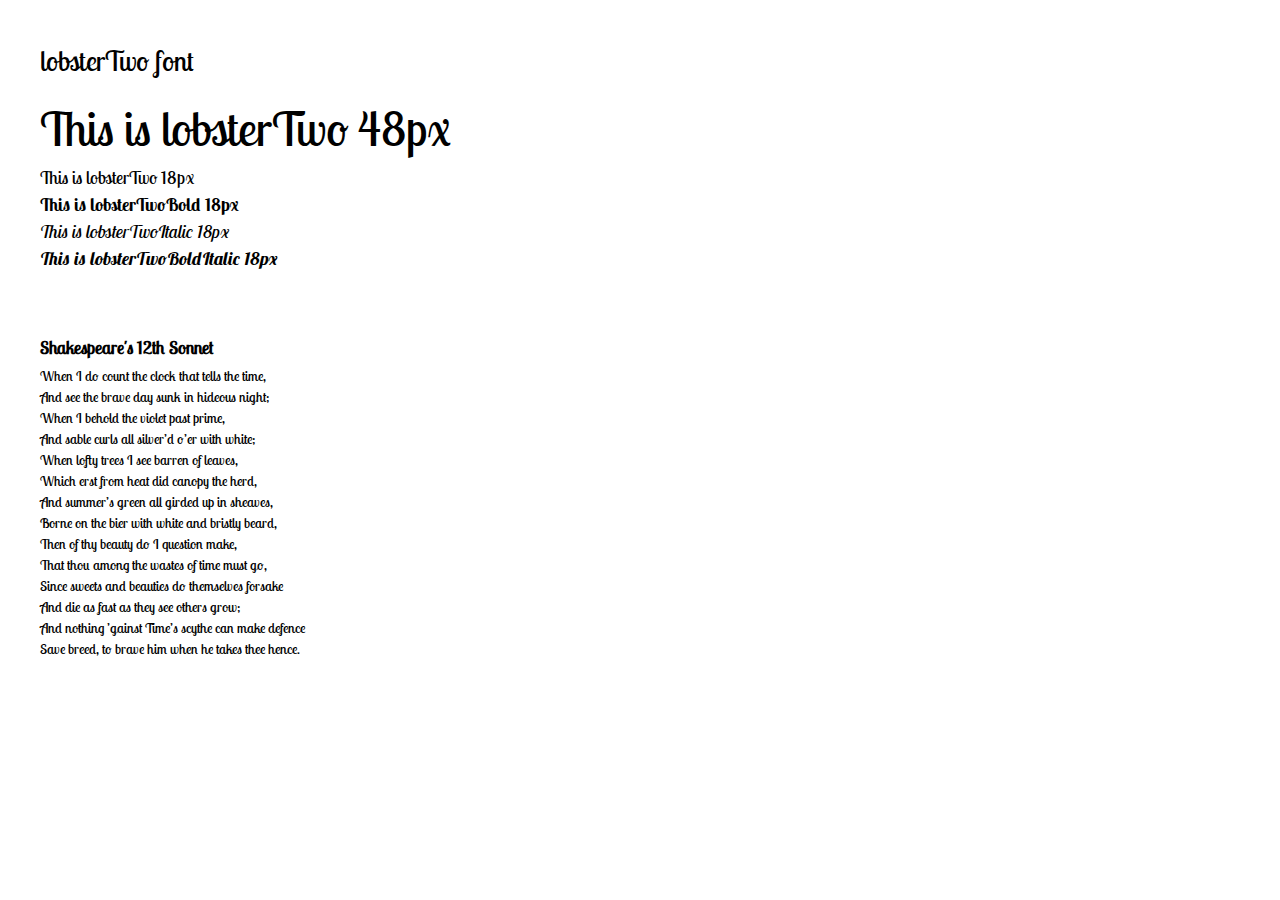
<file: assets/fonts/lobsterTwo/lobsterTwo.html>
<!doctype html> <!-- lobsterTwoFont.html -->
<html lang="en"><head>
<title>test lobsterTwo font</title>
<meta name="viewport" content="width=device-width, user-scalable=no">
<meta name="mobile-web-app-capable" content="yes">
<meta name="apple-mobile-web-app-capable" content="yes">
<link rel=stylesheet href="./lobsterTwo.css"/>
<style>
/* css reset bgn */
*, *::before, *::after {box-sizing:border-box;margin:0;}
html, body {height:100%;-moz-text-size-adjust:none;-webkit-text-size-adjust:none;text-size-adjust:none;}
body {font-family:arial;line-height:1.5;-webkit-font-smoothing:antialiased;text-rendering:optimizelegibility;}
img, picture, video, canvas, svg {display:block;max-width:100%;}
input, button, textarea, select {font:inherit;}
p, h1, h2, h3, h4, h5, h6 {overflow-wrap:break-word;}
/* css reset end */

body {
  font-family: arial;
  font-size: 14px;
  padding: 40px;
}

.title {
  font-family: lobsterTwo;
  font-size: 28px;
}

.subTitle {
  color: grey;
  font-family: lobsterTwo;
  font-size: 18px;
  margin-bottom: 20px;
  margin-top: -10px;
}

.sonnetTitle {
  font-family: lobsterTwo;
  font-size: 18px;
  font-weight: bold;
  margin-bottom: 5px;
  margin-top: 20px;
}

.sampleAtFontSize48 {
  font-family: lobsterTwo;
  font-size: 48px;
}

.sampleAtFontSize18 {
  font-size: 18px;
}

.lobsterTwo {
  font-family: lobsterTwo;
}

.lobsterTwoBold {
  font-family: lobsterTwoBold;
}

.lobsterTwoItalic {
  font-family: lobsterTwoItalic;
}

.lobsterTwoBoldItalic {
  font-family: lobsterTwoBoldItalic;
}

</style>
</head><body>

<div class=title>lobsterTwo font</div>
<div class=subTitle></div>

<div class=sampleAtFontSize48>
  <div class=lobsterTwo>This is lobsterTwo 48px</div>
</div>

<div class=sampleAtFontSize18>
  <div class=lobsterTwo>This is lobsterTwo 18px</div>
  <div class=lobsterTwoBold>This is lobsterTwoBold 18px</div>
  <div class=lobsterTwoItalic>This is lobsterTwoItalic 18px</div>
  <div class=lobsterTwoBoldItalic>This is lobsterTwoBoldItalic 18px</div>
</div>

<br><br>
<div class=sonnetTitle>Shakespeare's 12th Sonnet</div>
<div class=lobsterTwo>
When I do count the clock that tells the time,<br>
And see the brave day sunk in hideous night;<br>
When I behold the violet past prime,<br>
And sable curls all silver’d o’er with white;<br>
When lofty trees I see barren of leaves,<br>
Which erst from heat did canopy the herd,<br>
And summer’s green all girded up in sheaves,<br>
Borne on the bier with white and bristly beard,<br>
Then of thy beauty do I question make,<br>
That thou among the wastes of time must go,<br>
Since sweets and beauties do themselves forsake<br>
And die as fast as they see others grow;<br>
And nothing ’gainst Time’s scythe can make defence<br>
Save breed, to brave him when he takes thee hence.<br>
</div>

</body></html>
</file>
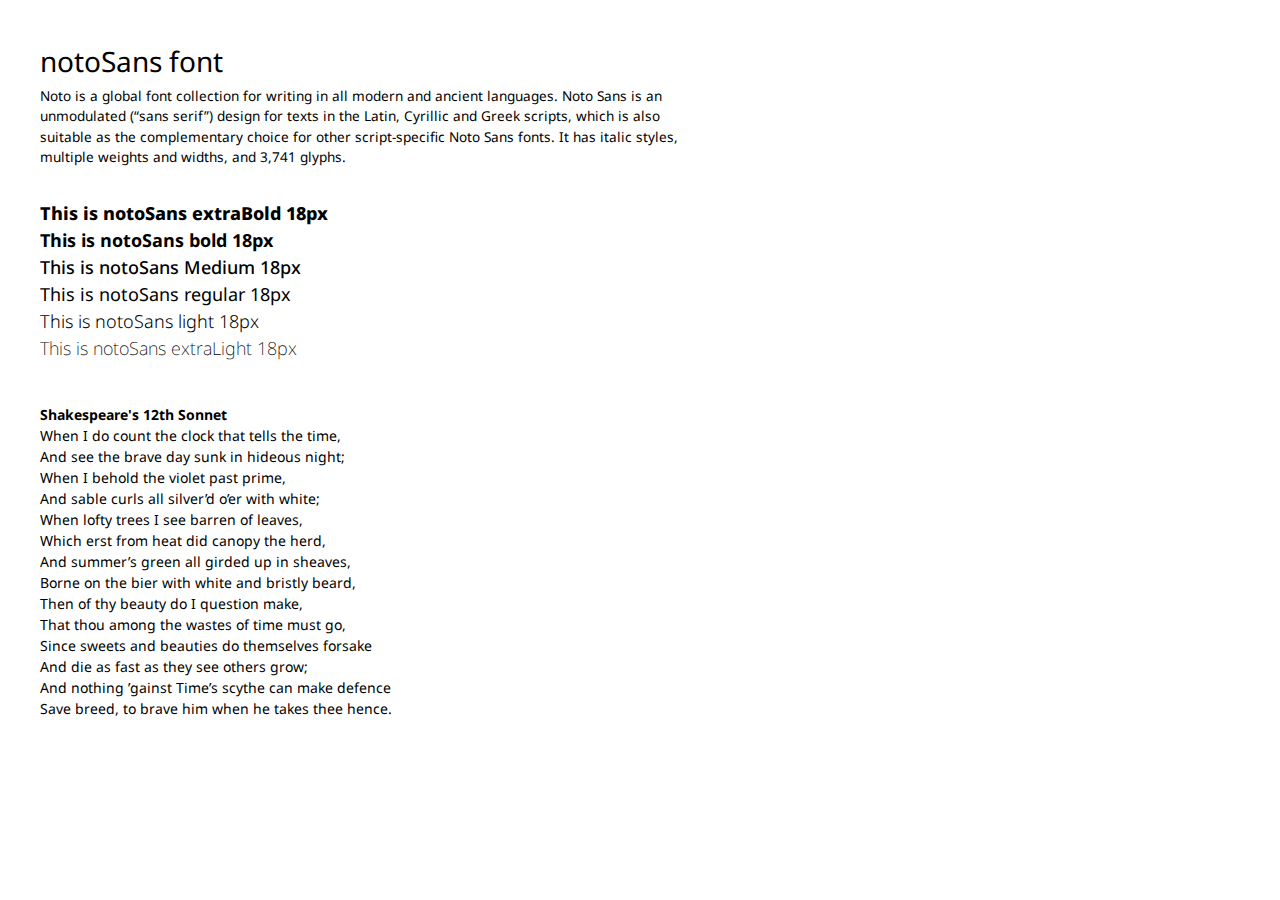
<file: assets/fonts/notoSans/notoSansFont.html>
<!doctype html> <!-- notoSansFont.html -->
<html lang="en"><head>
<title>test notoSans font</title>
<!-- user-scalable=no so touch events are faster -->
<meta name="viewport" content="width=device-width, user-scalable=no">
<meta name="mobile-web-app-capable" content="yes">
<meta name="apple-mobile-web-app-capable" content="yes">

<link rel=stylesheet href="./notoSans.css"/>
<style>
/* css reset bgn */
*, *::before, *::after {box-sizing:border-box;margin:0;}
html, body {height:100%;-moz-text-size-adjust:none;
            -webkit-text-size-adjust:none;text-size-adjust:none;}
body {font-family:arial;line-height:1.5;
      -webkit-font-smoothing:antialiased;text-rendering:optimizelegibility;}
img, picture, video, canvas, svg {display:block;max-width:100%;}
input, button, textarea, select {font:inherit;}
p, h1, h2, h3, h4, h5, h6 {overflow-wrap:break-word;}
/* css reset end */

body {
  font-size: 14px;
  padding: 40px;
}

.title {
  font-family: notoSans;
  font-size: 28px;
}

.subTitle {
  color: grey;
  font-family: notoSans;
  font-size: 18px;
  margin-bottom: 20px;
  margin-top: -10px;
  max-width: 100rem;
}

.description {
  font-family: notoSans;
  font-size: 0.85rem;
  margin-bottom: 2rem;
  margin-top: -1rem;
  max-width: 40rem;
}

.sample18 {
  font-size: 18px;
}

.notoSansExtraBold {
  font-family: notoSansExtraBold;
}

.notoSansBold {
  font-family: notoSansBold;
}

.notoSansMedium {
  font-family: notoSansMedium;
}

.notoSans {
  font-family: notoSans;
}

.notoSansLight {
  font-family: notoSansLight;
}

.notoSansExtraLight {
  font-family: notoSansExtraLight;
}

</style>
</head><body>

<div class=title>notoSans font</div>
<div class=subTitle></div>
<div class=description>
Noto is a global font collection for writing in all modern and ancient
languages. Noto Sans is an unmodulated (“sans serif”) design for texts
in the Latin, Cyrillic and Greek scripts, which is also suitable as
the complementary choice for other script-specific Noto Sans fonts. It
has italic styles, multiple weights and widths, and 3,741 glyphs.
</div>

<div class=sample18>
  <div class=notoSansExtraBold>This is notoSans extraBold 18px</div>
  <div class=notoSansBold>This is notoSans bold 18px</div>
  <div class=notoSansMedium>This is notoSans Medium 18px</div>
  <div class=notoSans>This is notoSans regular 18px</div>
  <div class=notoSansLight>This is notoSans light 18px</div>
  <div class=notoSansExtraLight>This is notoSans extraLight 18px</div>
</div>

<br><br>
<div class=notoSansBold>Shakespeare's 12th Sonnet</div>
<div class=notoSans>
When I do count the clock that tells the time,<br>
And see the brave day sunk in hideous night;<br>
When I behold the violet past prime,<br>
And sable curls all silver’d o’er with white;<br>
When lofty trees I see barren of leaves,<br>
Which erst from heat did canopy the herd,<br>
And summer’s green all girded up in sheaves,<br>
Borne on the bier with white and bristly beard,<br>
Then of thy beauty do I question make,<br>
That thou among the wastes of time must go,<br>
Since sweets and beauties do themselves forsake<br>
And die as fast as they see others grow;<br>
And nothing ’gainst Time’s scythe can make defence<br>
Save breed, to brave him when he takes thee hence.<br>
</div>

</body></html>
</file>
<file: assets/fonts/lobsterTwo/lobsterTwo.css>
/* lobsterTwo.css */

@font-face {
  font-family: 'lobsterTwo';
  font-style: normal;
  font-weight: 400;
  src: url('./LobsterTwo-Regular.ttf');
}

@font-face {
  font-family: 'lobsterTwoBold';
  font-style: normal;
  font-weight: 400;
  src: url('./LobsterTwo-Bold.ttf');
}

@font-face {
  font-family: 'lobsterTwoItalic';
  font-style: normal;
  font-weight: 400;
  src: url('./LobsterTwo-Italic.ttf');
}

@font-face {
  font-family: 'lobsterTwoBoldItalic';
  font-style: normal;
  font-weight: 400;
  src: url('./LobsterTwo-BoldItalic.ttf');
}
</file>
<file: assets/fonts/notoSans/notoSans.css>
/* notoSans.css */

@font-face {
  font-family: 'notoSansExtraBold';
  font-style: normal;
  font-weight: 800;
  src: url('./NotoSans-ExtraBold.ttf');
}

@font-face {
  font-family: 'notoSansBold';
  font-style: normal;
  font-weight: 700;
  src: url('./NotoSans-Bold.ttf');
}

@font-face {
  font-family: 'notoSansMedium';
  font-style: normal;
  font-weight: 400;
  src: url('./NotoSans-Medium.ttf');
}

@font-face {
  font-family: 'notoSans';
  font-style: normal;
  font-weight: 400;
  src: url('./NotoSans-Regular.ttf');
}

@font-face {
  font-family: 'notoSansLight';
  font-style: normal;
  font-weight: 300;
  src: url('./NotoSans-Light.ttf');
}

@font-face {
  font-family: 'notoSansExtraLight';
  font-style: normal;
  font-weight: 200;
  src: url('./NotoSans-ExtraLight.ttf');
}
</file>
